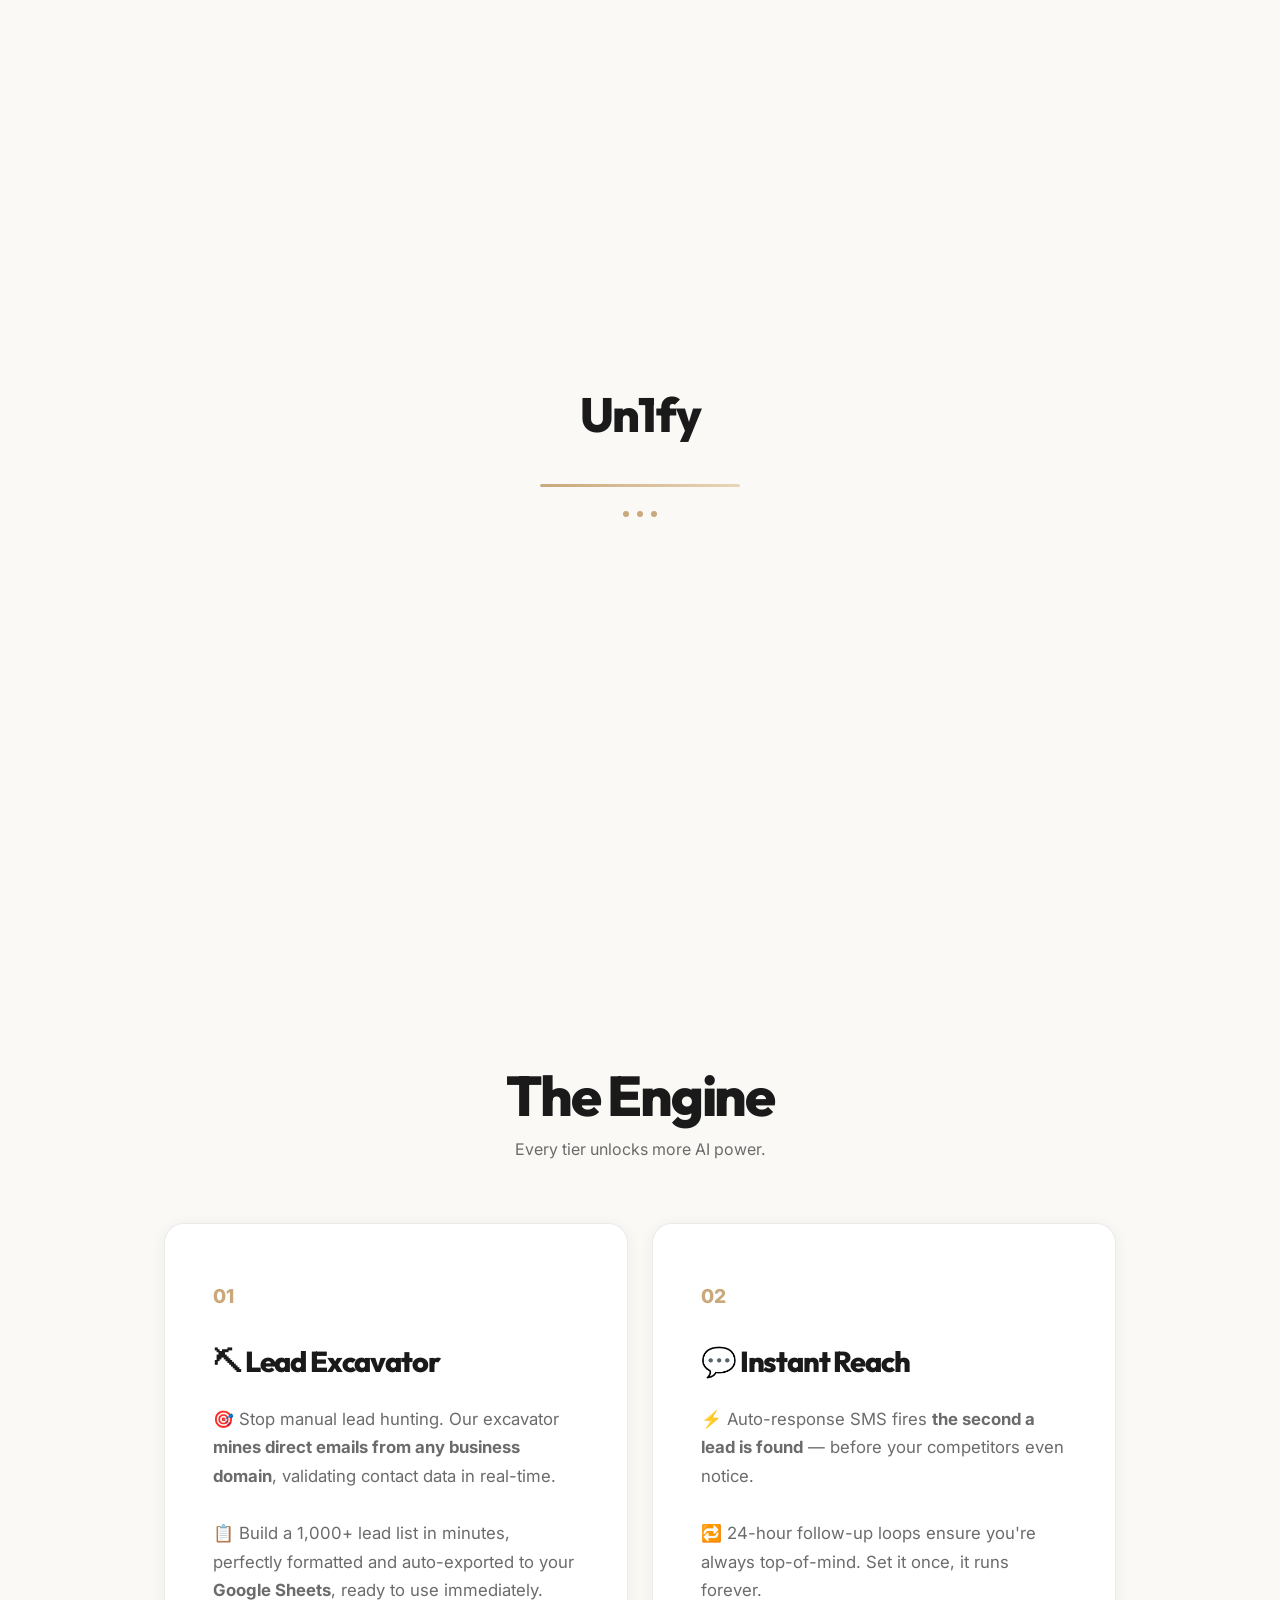
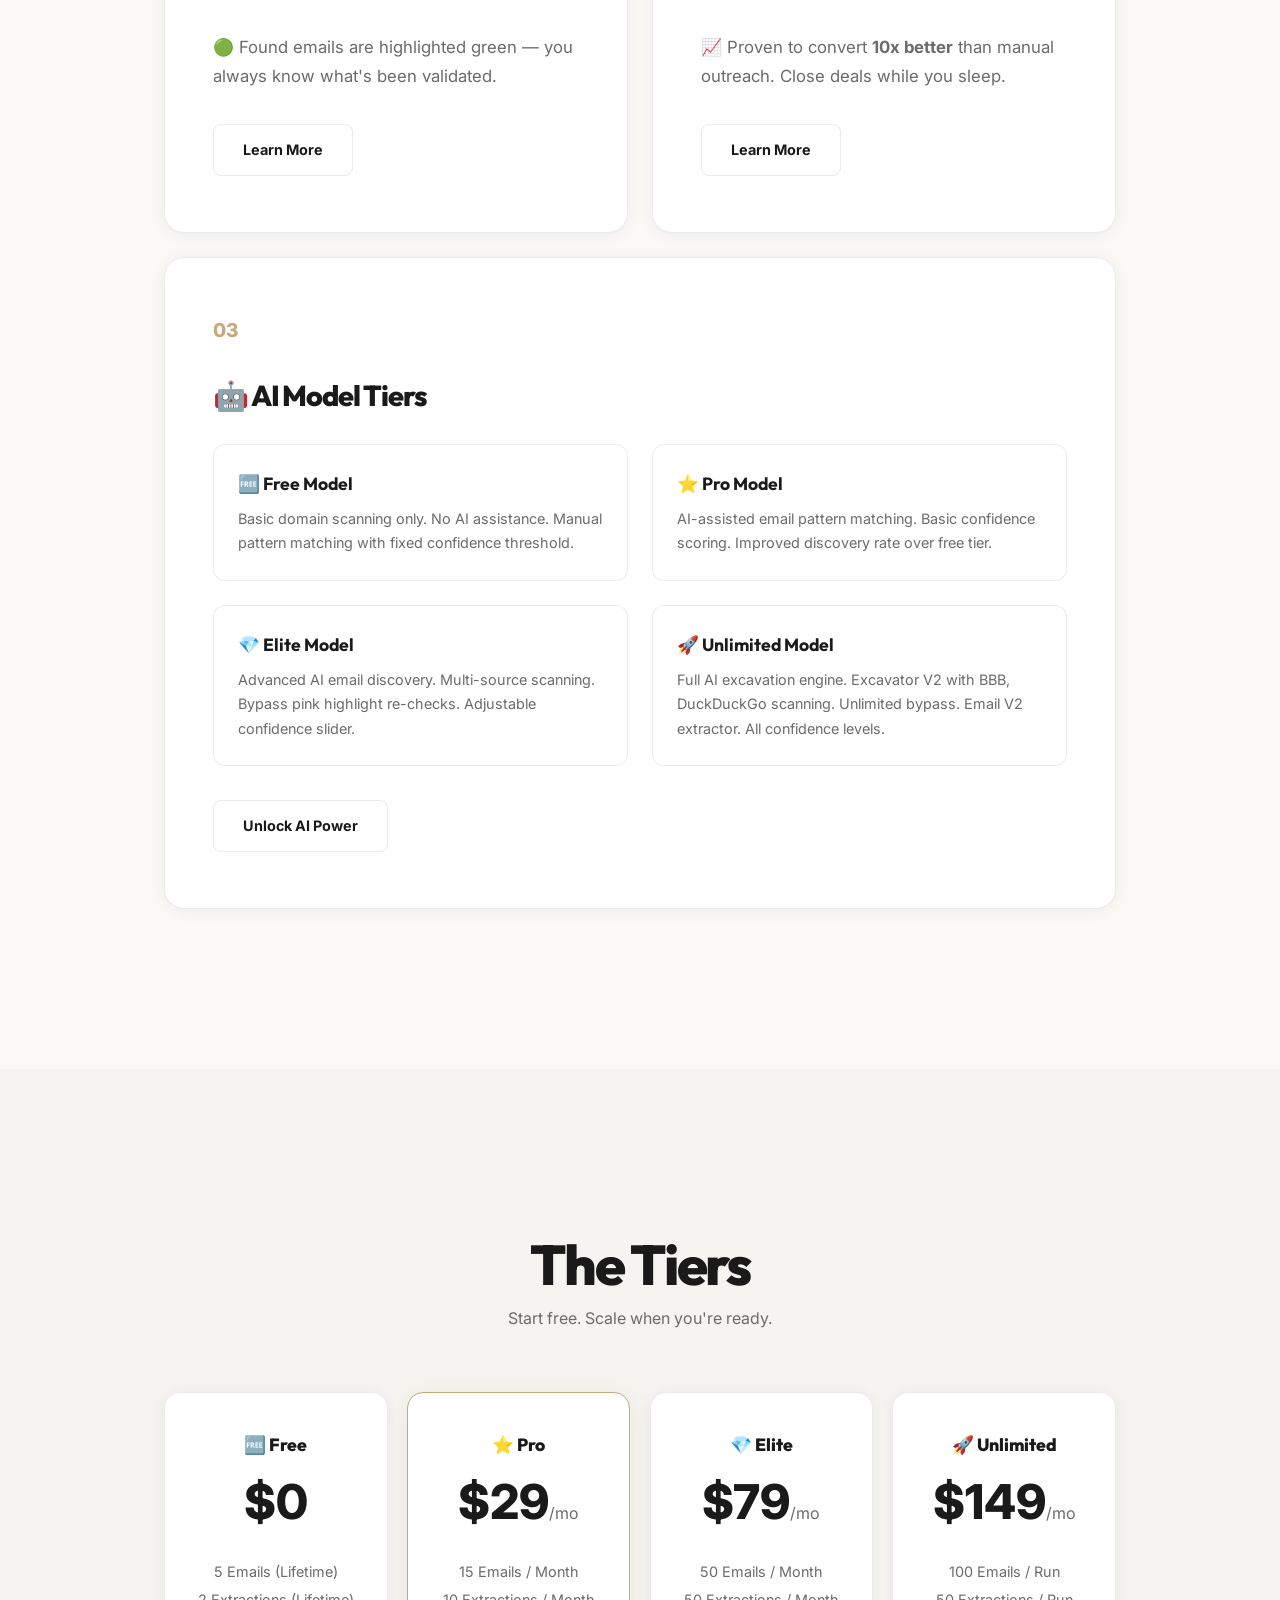
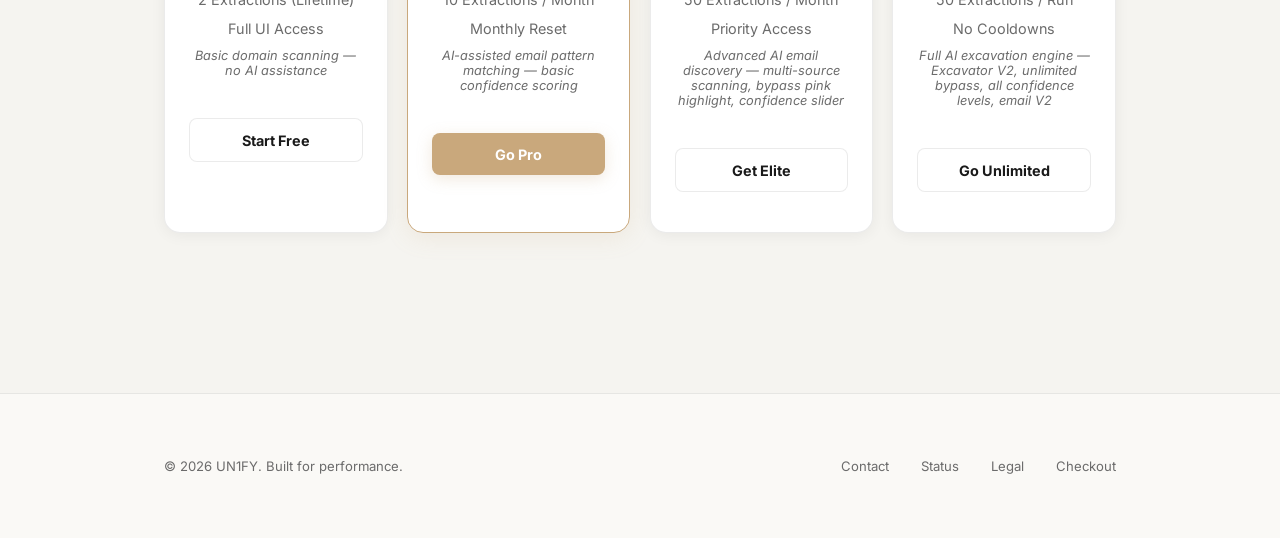
<file: index.html>
<!DOCTYPE html>
<html lang="en">
<head>
    <meta charset="UTF-8">
    <meta name="viewport" content="width=device-width, initial-scale=1.0">
    <title>Un1fy | Lead & SMS Engine</title>
    <link rel="preconnect" href="https://fonts.googleapis.com">
    <link rel="preconnect" href="https://fonts.gstatic.com" crossorigin>
    <link href="https://fonts.googleapis.com/css2?family=Outfit:wght@800&family=Inter:wght@400;600;700&display=swap" rel="stylesheet">
    <link rel="stylesheet" href="style.css">
</head>
<body>
    <!-- Loading Screen -->
    <div class="loading-screen" id="loading-screen">
        <div class="loading-logo">Un1fy</div>
        <div class="loading-bar-container">
            <div class="loading-bar"></div>
        </div>
        <div class="loading-dots">
            <div class="loading-dot"></div>
            <div class="loading-dot"></div>
            <div class="loading-dot"></div>
        </div>
    </div>

    <div class="accent-glow" style="top: -10%; right: -5%;"></div>
    <div class="accent-glow" style="bottom: 10%; left: -5%; width: 30vw;"></div>

    <nav class="navbar">
        <div class="container">
            <a href="index.html" class="logo">
                <span class="logo-pulse">Un1fy</span>
            </a>
            <ul class="nav-links">
                <li><a href="#features">Engine</a></li>
                <li><a href="#pricing">Tiers</a></li>
                <li><a href="status.html">Status</a></li>
                <li><a href="contact.html">Contact</a></li>
                <li>
                    <div class="magnetic-wrap">
                        <a href="checkout.html" class="btn btn-primary magnetic" style="color: #FFF !important; font-weight: 700; font-size: 0.9rem; letter-spacing: 0.5px; border: 1px solid rgba(255,255,255,0.3); padding: 0.55rem 1.4rem;">Shop Now →</a>
                    </div>
                </li>
            </ul>
        </div>
    </nav>

    <header class="hero">
        <div class="container">
            <div class="hero-content reveal">
                <h1>Scale Your <span class="text-gradient">Outreach</span></h1>
                <p>The premium infrastructure for direct lead generation.<br>Mine emails, fire SMS, dominate your niche.</p>
                <div class="hero-btns">
                    <div class="magnetic-wrap">
                        <a href="checkout.html" class="btn btn-primary magnetic">Start for Free →</a>
                    </div>
                    <div class="magnetic-wrap">
                        <a href="#features" class="btn btn-outline magnetic">See How It Works</a>
                    </div>
                </div>
            </div>
        </div>
    </header>

    <section id="features" class="features">
        <div class="container">
            <div class="section-header reveal" style="text-align:center; margin-bottom: 4rem;">
                <h2 style="font-size: 3.5rem; margin-bottom: 0.5rem;">The Engine</h2>
                <p style="color: var(--dim);">Every tier unlocks more AI power.</p>
            </div>
            <div class="feature-grid">
                <div class="feature-card reveal">
                    <span>01</span>
                    <h3>⛏ Lead Excavator</h3>
                    <p>🎯 Stop manual lead hunting. Our excavator <strong>mines direct emails from any business domain</strong>, validating contact data in real-time.<br><br>📋 Build a 1,000+ lead list in minutes, perfectly formatted and auto-exported to your <strong>Google Sheets</strong>, ready to use immediately.<br><br>🟢 Found emails are highlighted green — you always know what's been validated.</p>
                    <div class="magnetic-wrap" style="margin-top: 1.5rem; display: block;"><a href="#pricing" class="btn btn-outline magnetic">Learn More</a></div>
                </div>
                <div class="feature-card reveal">
                    <span>02</span>
                    <h3>💬 Instant Reach</h3>
                    <p>⚡ Auto-response SMS fires <strong>the second a lead is found</strong> — before your competitors even notice.<br><br>🔁 24-hour follow-up loops ensure you're always top-of-mind. Set it once, it runs forever.<br><br>📈 Proven to convert <strong>10x better</strong> than manual outreach. Close deals while you sleep.</p>
                    <div class="magnetic-wrap" style="margin-top: 1.5rem; display: block;"><a href="#pricing" class="btn btn-outline magnetic">Learn More</a></div>
                </div>
                <div class="feature-card reveal" style="grid-column: span 2;">
                    <span>03</span>
                    <h3>🤖 AI Model Tiers</h3>
                    <div style="display: grid; grid-template-columns: repeat(2, 1fr); gap: 1.5rem; margin-top: 1.5rem;">
                        <div style="background: rgba(255,255,255,0.03); border: 1px solid var(--border); border-radius: 12px; padding: 1.5rem;">
                            <h4 style="font-family: 'Outfit', sans-serif; font-size: 1.1rem; margin-bottom: 0.5rem;">🆓 Free Model</h4>
                            <p style="font-size: 0.9rem;">Basic domain scanning only. No AI assistance. Manual pattern matching with fixed confidence threshold.</p>
                        </div>
                        <div style="background: rgba(255,255,255,0.03); border: 1px solid var(--border); border-radius: 12px; padding: 1.5rem;">
                            <h4 style="font-family: 'Outfit', sans-serif; font-size: 1.1rem; margin-bottom: 0.5rem;">⭐ Pro Model</h4>
                            <p style="font-size: 0.9rem;">AI-assisted email pattern matching. Basic confidence scoring. Improved discovery rate over free tier.</p>
                        </div>
                        <div style="background: rgba(255,255,255,0.03); border: 1px solid var(--border); border-radius: 12px; padding: 1.5rem;">
                            <h4 style="font-family: 'Outfit', sans-serif; font-size: 1.1rem; margin-bottom: 0.5rem;">💎 Elite Model</h4>
                            <p style="font-size: 0.9rem;">Advanced AI email discovery. Multi-source scanning. Bypass pink highlight re-checks. Adjustable confidence slider.</p>
                        </div>
                        <div style="background: rgba(255,255,255,0.03); border: 1px solid var(--border); border-radius: 12px; padding: 1.5rem;">
                            <h4 style="font-family: 'Outfit', sans-serif; font-size: 1.1rem; margin-bottom: 0.5rem;">🚀 Unlimited Model</h4>
                            <p style="font-size: 0.9rem;">Full AI excavation engine. Excavator V2 with BBB, DuckDuckGo scanning. Unlimited bypass. Email V2 extractor. All confidence levels.</p>
                        </div>
                    </div>
                    <div class="magnetic-wrap" style="margin-top: 1.5rem; display: block;"><a href="#pricing" class="btn btn-outline magnetic">Unlock AI Power</a></div>
                </div>
            </div>
        </div>
    </section>

    <section id="pricing" class="pricing">
        <div class="container">
            <div class="section-header reveal" style="text-align:center; margin-bottom: 4rem;">
                <h2 style="font-size: 3.5rem; margin-bottom: 0.5rem;">The Tiers</h2>
                <p style="color: var(--dim);">Start free. Scale when you're ready.</p>
            </div>
            <div class="pricing-grid">
                <div class="pricing-card reveal">
                    <div class="tier">🆓 Free</div>
                    <div class="price">$0</div>
                    <ul class="tier-features">
                        <li>5 Emails (Lifetime)</li>
                        <li>2 Extractions (Lifetime)</li>
                        <li>Full UI Access</li>
                        <li style="color: var(--dim); font-style: italic; font-size: 0.8rem; margin-top: 0.5rem;">Basic domain scanning — no AI assistance</li>
                    </ul>
                    <a href="checkout.html?plan=free" class="btn btn-outline" style="display:block; text-align:center;">Start Free</a>
                </div>
                <div class="pricing-card featured reveal">
                    <div class="tier">⭐ Pro</div>
                    <div class="price">$29<span>/mo</span></div>
                    <ul class="tier-features">
                        <li>15 Emails / Month</li>
                        <li>10 Extractions / Month</li>
                        <li>Monthly Reset</li>
                        <li style="color: var(--dim); font-style: italic; font-size: 0.8rem; margin-top: 0.5rem;">AI-assisted email pattern matching — basic confidence scoring</li>
                    </ul>
                    <a href="checkout.html?plan=pro" class="btn btn-primary" style="display:block; text-align:center;">Go Pro</a>
                </div>
                <div class="pricing-card reveal">
                    <div class="tier">💎 Elite</div>
                    <div class="price">$79<span>/mo</span></div>
                    <ul class="tier-features">
                        <li>50 Emails / Month</li>
                        <li>50 Extractions / Month</li>
                        <li>Priority Access</li>
                        <li style="color: var(--dim); font-style: italic; font-size: 0.8rem; margin-top: 0.5rem;">Advanced AI email discovery — multi-source scanning, bypass pink highlight, confidence slider</li>
                    </ul>
                    <a href="checkout.html?plan=elite" class="btn btn-outline" style="display:block; text-align:center;">Get Elite</a>
                </div>
                <div class="pricing-card reveal">
                    <div class="tier">🚀 Unlimited</div>
                    <div class="price">$149<span>/mo</span></div>
                    <ul class="tier-features">
                        <li>100 Emails / Run</li>
                        <li>50 Extractions / Run</li>
                        <li>No Cooldowns</li>
                        <li style="color: var(--dim); font-style: italic; font-size: 0.8rem; margin-top: 0.5rem;">Full AI excavation engine — Excavator V2, unlimited bypass, all confidence levels, email V2</li>
                    </ul>
                    <a href="checkout.html?plan=unlimited" class="btn btn-outline" style="display:block; text-align:center;">Go Unlimited</a>
                </div>
            </div>
        </div>
    </section>

    <footer class="footer" style="padding: 4rem 0; border-top: 1px solid var(--border);">
        <div class="container" style="display: flex; justify-content: space-between; align-items: center; color: var(--dim); font-size: 0.82rem;">
            <p>&copy; 2026 UN1FY. Built for performance.</p>
            <div style="display: flex; gap: 2rem;">
                <a href="contact.html" style="color: var(--dim); text-decoration: none;">Contact</a>
                <a href="status.html" style="color: var(--dim); text-decoration: none;">Status</a>
                <a href="legal.html" style="color: var(--dim); text-decoration: none;">Legal</a>
                <a href="checkout.html" style="color: var(--dim); text-decoration: none;">Checkout</a>
            </div>
        </div>
    </footer>

    <script src="script.js"></script>
    <script>
        window.addEventListener('load', () => {
            setTimeout(() => {
                document.getElementById('loading-screen').classList.add('hidden');
            }, 2000);
        });
    </script>
    <style>
        #global-toast {
            position: fixed;
            top: -100px;
            left: 50%;
            transform: translateX(-50%);
            background: rgba(16, 185, 129, 0.08);
            backdrop-filter: blur(16px);
            -webkit-backdrop-filter: blur(16px);
            border: 1px solid rgba(16, 185, 129, 0.3);
            color: #10B981;
            padding: 1rem 2rem;
            border-radius: 50px;
            font-family: 'Inter', sans-serif;
            font-weight: 600;
            font-size: 0.95rem;
            z-index: 9999;
            display: flex;
            align-items: center;
            gap: 0.75rem;
            box-shadow: 0 10px 30px -10px rgba(16, 185, 129, 0.2);
            transition: top 0.5s cubic-bezier(0.175, 0.885, 0.32, 1.275);
            pointer-events: none;
        }
        #global-toast.show {
            top: 40px;
        }
    </style>
    <script>
        const urlParams = new URLSearchParams(window.location.search);
        const successType = urlParams.get('success');
        
        if (successType) {
            window.history.replaceState({}, document.title, window.location.pathname);
            const toast = document.createElement('div');
            toast.id = 'global-toast';
            
            // Customize text based on the param value
            let msg = "Successfully Delivered!";
            if (successType === 'contact') msg = "Message Sent! We'll reply soon.";
            if (successType === 'checkout') msg = "Trial Requested! Reviewing now.";
            if (successType === 'free_trial') msg = "Plan Requested! Check your email.";
            
            toast.innerHTML = `<span style="font-size:1.2rem;">✅</span> ${msg}`;
            document.body.appendChild(toast);
            
            setTimeout(() => toast.classList.add('show'), 100);
            setTimeout(() => {
                toast.classList.remove('show');
                setTimeout(() => toast.remove(), 500);
            }, 4500);
        }
    </script>
</body>
</html>
</file>
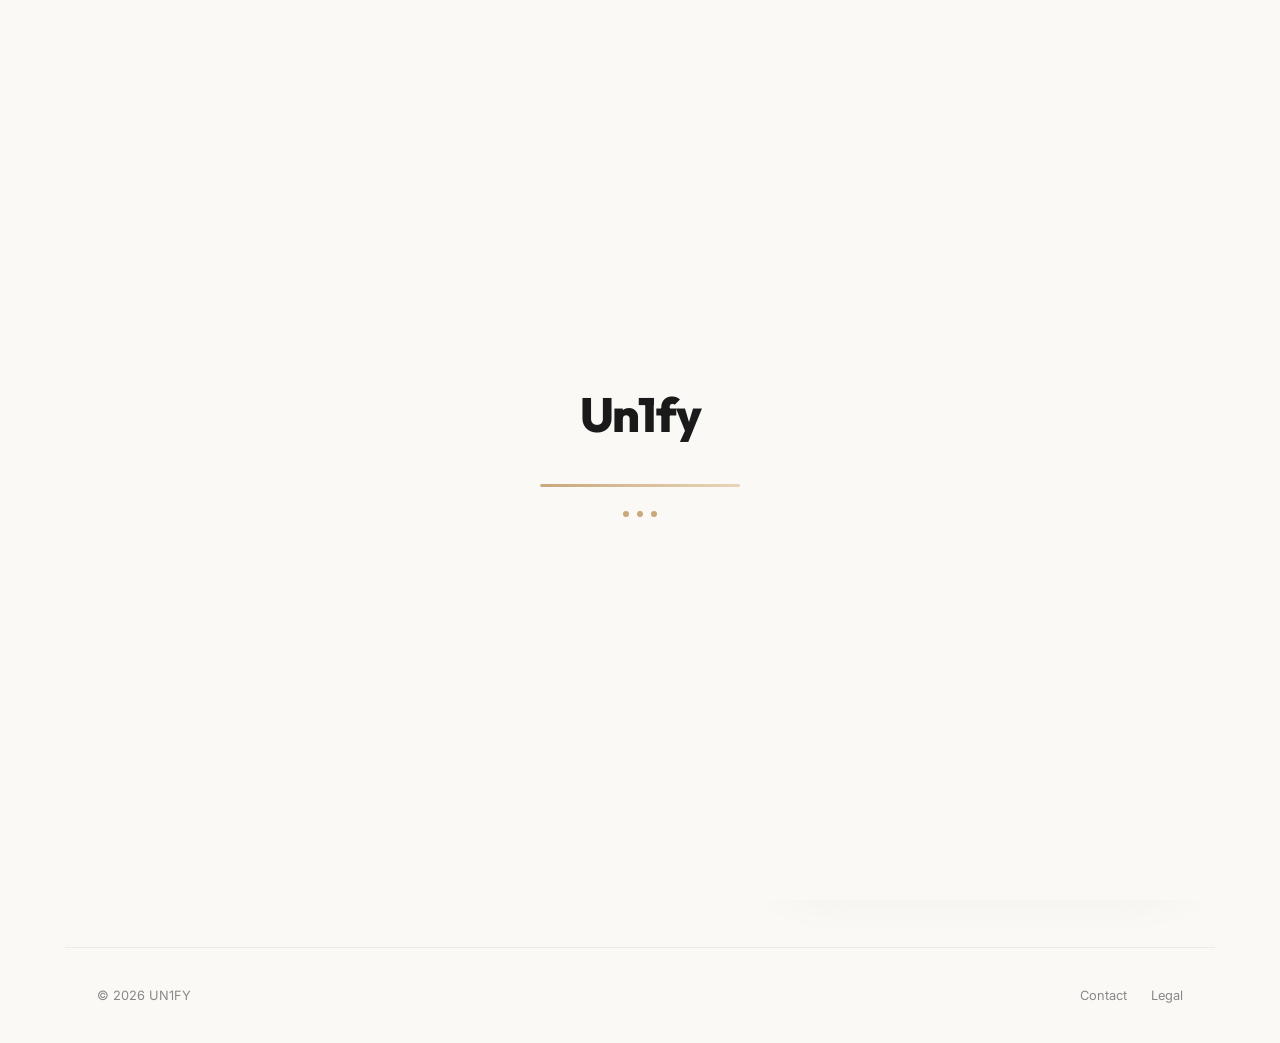
<file: checkout.html>
<!DOCTYPE html>
<html lang="en">
<head>
    <meta charset="UTF-8">
    <meta name="viewport" content="width=device-width, initial-scale=1.0">
    <title>Un1fy | Checkout</title>
    <link rel="preconnect" href="https://fonts.googleapis.com">
    <link href="https://fonts.googleapis.com/css2?family=Outfit:wght@800&family=Inter:wght@400;600;700&display=swap" rel="stylesheet">
    <link rel="stylesheet" href="_shared.css">
    <style>
        body { background: #faf9f6 !important; color: #1a1a1a !important; margin: 0; font-family: 'Inter', sans-serif; }

        /* NAV */
        .sub-nav { display: flex; align-items: center; justify-content: space-between; padding: 1.4rem 2rem; border-bottom: 1px solid rgba(0,0,0,0.06); background: rgba(250, 249, 246, 0.95); backdrop-filter: blur(20px); position: sticky; top: 0; z-index: 100; box-shadow: 0 2px 15px rgba(0,0,0,0.04); }
        .sub-nav .brand { font-family: 'Outfit', sans-serif; font-weight: 800; font-size: 1.4rem; color: #1a1a1a; text-decoration: none; letter-spacing: -0.5px; }
        .sub-nav .brand span { color: var(--accent); }
        .back-btn { display: inline-flex; align-items: center; gap: 0.5rem; padding: 0.55rem 1.2rem; background: rgba(0,0,0,0.04); border: 1px solid rgba(0,0,0,0.08); border-radius: 100px; color: #1a1a1a; text-decoration: none; font-size: 0.85rem; font-weight: 600; transition: 0.25s; }
        .back-btn:hover { background: var(--accent); border-color: var(--accent); color: #fff; transform: translateX(-3px); }

        /* LAYOUT */
        .page-wrap { max-width: 1150px; margin: 0 auto; padding: 4rem 2rem 6rem; }
        .page-header { text-align: center; margin-bottom: 3.5rem; }
        .page-header h1 { font-family: 'Outfit', sans-serif; font-size: 2.8rem; font-weight: 800; margin-bottom: 0.5rem; }
        .page-header p { color: #6b6b6b; font-size: 1.05rem; }
        .checkout-grid { display: grid; grid-template-columns: 1fr 400px; gap: 3rem; align-items: start; }

        /* PLAN CARDS */
        .plans-grid { display: grid; grid-template-columns: repeat(2, 1fr); gap: 1.2rem; margin-top: 1rem; }
        .plan-card { background: #ffffff; border: 1.5px solid rgba(0,0,0,0.07); border-radius: 18px; padding: 2rem; cursor: pointer; transition: 0.3s cubic-bezier(0.2,1,0.3,1); position: relative; box-shadow: 0 2px 12px rgba(0,0,0,0.04); }
        .plan-card:hover { border-color: var(--accent); transform: translateY(-4px); box-shadow: 0 16px 40px rgba(0,0,0,0.08); }
        .plan-card.active { border-color: var(--accent); background: rgba(201, 168, 124, 0.06); box-shadow: 0 0 0 2px var(--accent), 0 12px 30px rgba(201, 168, 124, 0.1); }
        .plan-card.active::after { content: '✓'; position: absolute; top: 1rem; right: 1.2rem; color: var(--accent); font-weight: 800; font-size: 1.1rem; }
        .plan-card .tier { font-family: 'Outfit', sans-serif; font-size: 1.25rem; font-weight: 800; margin-bottom: 0.3rem; }
        .plan-card .price { font-size: 2rem; font-weight: 800; margin-bottom: 1rem; }
        .plan-card .price sub { font-size: 0.9rem; font-weight: 400; color: #6b6b6b; }
        .plan-card ul { list-style: none; padding: 0; margin: 0; color: #6b6b6b; font-size: 0.9rem; }
        .plan-card ul li { margin-bottom: 0.4rem; }
        .plan-card ul li::before { content: '✓ '; color: var(--accent); }

        /* FORM */
        .form-card { background: #ffffff; backdrop-filter: blur(30px); border: 1px solid rgba(0,0,0,0.08); border-radius: 22px; padding: 2.5rem; position: sticky; top: 90px; box-shadow: 0 30px 60px rgba(0,0,0,0.08); }
        .form-card h3 { font-size: 1.15rem; font-weight: 700; margin: 0 0 1.4rem; }
        label { display: block; font-size: 0.78rem; font-weight: 600; color: #6b6b6b; margin-bottom: 0.4rem; letter-spacing: 0.04em; text-transform: uppercase; }
        input { width: 100%; background: rgba(0,0,0,0.03); border: 1px solid rgba(0,0,0,0.1); color: #1a1a1a; padding: 0.85rem 1.1rem; border-radius: 10px; font-size: 0.95rem; font-family: inherit; margin-bottom: 1.1rem; transition: 0.25s; box-sizing: border-box; }
        input:focus { outline: none; border-color: var(--accent); background: rgba(201, 168, 124, 0.05); box-shadow: 0 0 0 3px rgba(201, 168, 124, 0.12); }
        .form-row { display: grid; grid-template-columns: 1fr 1fr; gap: 1rem; }
        .submit-btn { width: 100%; margin-top: 0.5rem; padding: 1.1rem; background: var(--accent); color: #fff; font-family: inherit; font-size: 1rem; font-weight: 700; border: none; border-radius: 12px; cursor: pointer; transition: 0.25s; box-shadow: 0 4px 20px rgba(201, 168, 124, 0.3); animation: btn-pulse 2.5s ease-in-out infinite; }
        .submit-btn:hover { background: #b8956a; color: #fff; transform: scale(1.02); box-shadow: 0 6px 25px rgba(201, 168, 124, 0.4); }
        .form-note { color: #888; font-size: 0.78rem; text-align: center; margin-top: 0.8rem; line-height: 1.5; }
        .form-note a { color: var(--accent); text-decoration: none; }

        /* FREE BANNER */
        .free-notice { background: rgba(201, 168, 124, 0.08); border: 1px solid rgba(201, 168, 124, 0.2); border-radius: 14px; padding: 1.1rem 1.4rem; margin-bottom: 1.5rem; }
        .free-notice h4 { color: var(--accent); font-size: 0.95rem; margin: 0 0 0.35rem; }
        .free-notice p { color: #6b6b6b; font-size: 0.83rem; margin: 0; line-height: 1.6; }

        @media (max-width: 900px) { .checkout-grid { grid-template-columns: 1fr; } }
        @media (max-width: 580px) { .plans-grid { grid-template-columns: 1fr; } .form-row { grid-template-columns: 1fr; } .page-header h1 { font-size: 2rem; } }
    </style>
</head>
<body>
    <!-- Loading Screen -->
    <div class="loading-screen" id="loading-screen">
        <div class="loading-logo">Un1fy</div>
        <div class="loading-bar-container">
            <div class="loading-bar"></div>
        </div>
        <div class="loading-dots">
            <div class="loading-dot"></div>
            <div class="loading-dot"></div>
            <div class="loading-dot"></div>
        </div>
    </div>

    <nav class="sub-nav">
        <a href="index.html" class="brand">Un1fy<span>.</span></a>
        <a href="index.html" class="back-btn">← Back home</a>
    </nav>

    <div class="page-wrap">
        <div class="page-header">
            <h1>🛒 Secure Checkout</h1>
            <p>Select your tier and unlock the engine.</p>
        </div>

        <div class="checkout-grid">
            <!-- Plan Selection -->
            <div>
                <p style="color:#6b6b6b; font-size:0.85rem; text-transform:uppercase; letter-spacing:0.05em; margin-bottom:1rem;">Select Plan</p>
                <div class="plans-grid">
                    <div class="plan-card active" onclick="selectPlan(this,'Free','$0',true)">
                        <div class="tier">Free 🆓</div>
                        <div class="price">$0</div>
                        <ul>
                            <li>5 Emails (Lifetime)</li>
                            <li>2 Extractions (Lifetime)</li>
                            <li style="color:var(--accent);">Approval Required</li>
                        </ul>
                    </div>
                    <div class="plan-card" onclick="selectPlan(this,'Pro','$29/mo',false)">
                        <div class="tier">Pro ⭐</div>
                        <div class="price">$29<sub>/mo</sub></div>
                        <ul>
                            <li>15 Emails / Month</li>
                            <li>10 Extractions / Month</li>
                            <li>Monthly Reset</li>
                        </ul>
                    </div>
                    <div class="plan-card" onclick="selectPlan(this,'Elite','$79/mo',false)">
                        <div class="tier">Elite 💎</div>
                        <div class="price">$79<sub>/mo</sub></div>
                        <ul>
                            <li>50 Emails / Month</li>
                            <li>50 Extractions / Month</li>
                            <li>Priority Access</li>
                        </ul>
                    </div>
                    <div class="plan-card" onclick="selectPlan(this,'Unlimited','$149/mo',false)">
                        <div class="tier">Unlimited 🚀</div>
                        <div class="price">$149<sub>/mo</sub></div>
                        <ul>
                            <li>100 Emails / Run</li>
                            <li>50 Extractions / Run</li>
                            <li>No Cooldowns</li>
                        </ul>
                    </div>
                </div>
            </div>

            <!-- Form -->
            <div class="form-card">
                    <!-- FREE FORM -->
                    <form id="free-form" action="https://formsubmit.co/un1versxldev+un1fy@gmail.com" method="POST">
                        <input type="hidden" name="_subject" value="Un1fy Free Trial Request">
                        <input type="hidden" name="_next" value="https://un1versxls.github.io/uni1fy_website/index.html?success=checkout">
                        
                        <div class="free-notice">
                            <h4>🔐 Owner Approval Required</h4>
                            <p>Free trials are strictly one-per-person and must be manually approved by the owner. Please submit your email for review.</p>
                        </div>
                        <h3>Request Free Trial</h3>
                        <label>Your Email</label>
                        <input type="email" name="email" id="free-email" placeholder="you@email.com" required>
                        <label>Why do you want access? <span style="color:#888;font-size:0.75rem;">(optional)</span></label>
                        <input type="text" name="reason" id="free-reason" placeholder="e.g. Testing for my agency...">
                        <button type="submit" class="submit-btn" id="free-btn">📨 Request Free Trial</button>
                        <p class="form-note">✋ Upon submission, you will hear back via email in 1-2 days maximum if your trial is approved.</p>
                    </form>

                    <!-- PAID FORM -->
                    <form id="paid-form" style="display:none;" onsubmit="handlePaidSubmit(event)">
                        <h3>Account Details</h3>
                        <label>Full Name</label>
                        <input type="text" id="paid-name" placeholder="Your full name">
                        <label>Email Address</label>
                        <input type="email" id="paid-email" placeholder="you@email.com">
                        <label>License Key <span style="color:#888;font-size:0.75rem;">(leave blank to generate)</span></label>
                        <input type="text" placeholder="UN1FY-XXXX-XXXX">

                        <h3 style="margin-top:1.5rem;">Payment Method</h3>
                        <label>Card Number</label>
                        <input type="text" id="paid-cc" placeholder="1234 5678 9012 3456" maxlength="19">
                        <div class="form-row">
                            <div>
                                <label>Expiry</label>
                                <input type="text" id="paid-exp" placeholder="MM / YY" maxlength="7">
                            </div>
                            <div>
                                <label>CVC</label>
                                <input type="text" id="paid-cvc" placeholder="123" maxlength="4">
                            </div>
                        </div>
                        <button type="submit" class="submit-btn" id="paid-btn">Complete Order — <span id="price-label">$29/mo</span></button>
                        <p class="form-note">🔒 256-bit encrypted. <a href="legal.html">Terms apply.</a></p>
                    </form>
            </div>
        </div>
    </div>

    <footer style="padding:2.5rem 2rem; border-top:1px solid rgba(0,0,0,0.06); display:flex; justify-content:space-between; align-items:center; color:#888; font-size:0.8rem; max-width:1150px; margin:0 auto;">
        <span>&copy; 2026 UN1FY</span>
        <div style="display:flex;gap:1.5rem;">
            <a href="contact.html" style="color:#888;text-decoration:none;">Contact</a>
            <a href="legal.html" style="color:#888;text-decoration:none;">Legal</a>
        </div>
    </footer>

    <script>
        window.addEventListener('load', () => {
            setTimeout(() => {
                document.getElementById('loading-screen').classList.add('hidden');
            }, 2000);
        });

        let isFree = true;

        // Auto-detect plan from URL
        const params = new URLSearchParams(location.search);
        const urlPlan = params.get('plan');
        if (urlPlan && urlPlan !== 'free') {
            const cards = document.querySelectorAll('.plan-card');
            const map = { pro: 1, elite: 2, unlimited: 3 };
            const prices = { pro: '$29/mo', elite: '$79/mo', unlimited: '$149/mo' };
            const names = { pro: 'Pro', elite: 'Elite', unlimited: 'Unlimited' };
            if (map[urlPlan] !== undefined) {
                cards[0].classList.remove('active');
                cards[map[urlPlan]].classList.add('active');
                selectPlan(cards[map[urlPlan]], names[urlPlan], prices[urlPlan], false);
            }
        }

        function selectPlan(el, name, price, free) {
            document.querySelectorAll('.plan-card').forEach(c => c.classList.remove('active'));
            el.classList.add('active');
            isFree = free;
            document.getElementById('free-form').style.display = free ? 'block' : 'none';
            document.getElementById('paid-form').style.display = free ? 'none' : 'block';
            
            // Manage required fields based on visibility
            document.getElementById('free-email').required = free;
            document.getElementById('paid-name').required = !free;
            document.getElementById('paid-email').required = !free;
            document.getElementById('paid-cc').required = !free;
            document.getElementById('paid-exp').required = !free;
            document.getElementById('paid-cvc').required = !free;

            if (!free) document.getElementById('price-label').textContent = price;
        }

        function handlePaidSubmit(e) {
            e.preventDefault();
            const btn = document.getElementById('paid-btn');
            btn.textContent = '⏳ Processing...';
            btn.disabled = true;
            btn.style.animation = 'none';
            setTimeout(() => {
                btn.textContent = '✅ Order placed! Check your email.';
                btn.style.background = '#10B981';
            }, 2000);
        }
    </script>
</body>
</html>
</file>
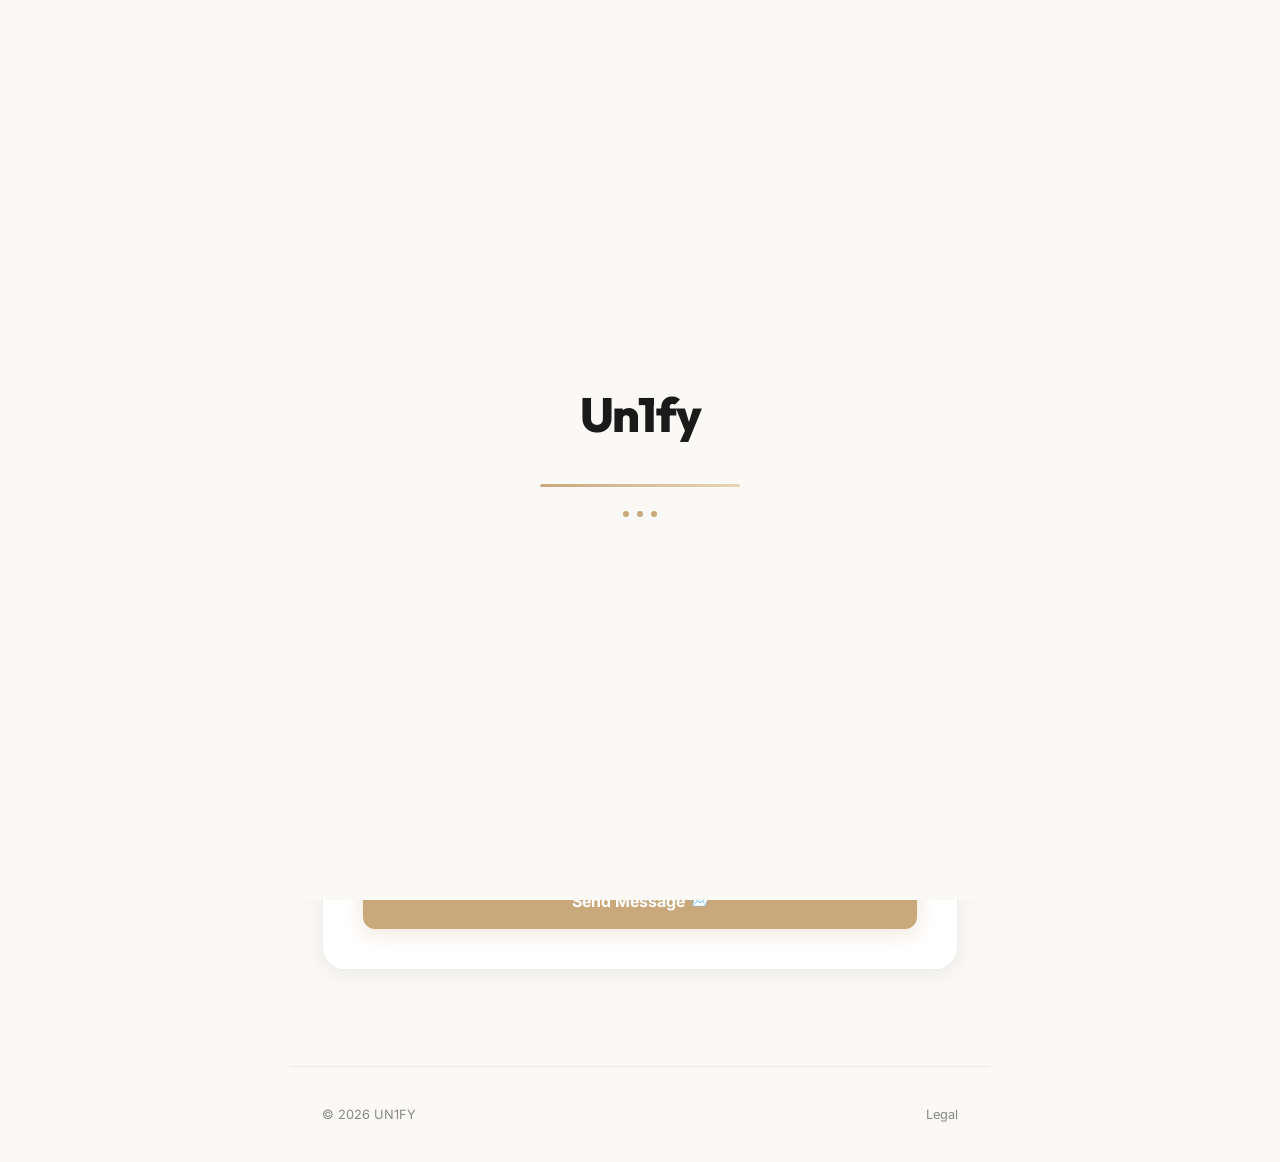
<file: contact.html>
<!DOCTYPE html>
<html lang="en">
<head>
    <meta charset="UTF-8">
    <meta name="viewport" content="width=device-width, initial-scale=1.0">
    <title>Un1fy | Contact</title>
    <link rel="preconnect" href="https://fonts.googleapis.com">
    <link href="https://fonts.googleapis.com/css2?family=Outfit:wght@800&family=Inter:wght@400;600;700&display=swap" rel="stylesheet">
    <link rel="stylesheet" href="_shared.css">
    <style>
        body { background: #faf9f6 !important; color: #1a1a1a !important; margin: 0; font-family: 'Inter', sans-serif; }
        .sub-nav { display: flex; align-items: center; justify-content: space-between; padding: 1.4rem 2rem; border-bottom: 1px solid rgba(0,0,0,0.06); background: rgba(250, 249, 246, 0.95); backdrop-filter: blur(20px); position: sticky; top: 0; z-index: 100; box-shadow: 0 2px 15px rgba(0,0,0,0.04); }
        .sub-nav .brand { font-family: 'Outfit', sans-serif; font-weight: 800; font-size: 1.4rem; color: #1a1a1a; text-decoration: none; }
        .sub-nav .brand span { color: var(--accent); }
        .back-btn { display: inline-flex; align-items: center; gap: 0.5rem; padding: 0.55rem 1.2rem; background: rgba(0,0,0,0.04); border: 1px solid rgba(0,0,0,0.08); border-radius: 100px; color: #1a1a1a; text-decoration: none; font-size: 0.85rem; font-weight: 600; transition: 0.25s; }
        .back-btn:hover { background: var(--accent); border-color: var(--accent); color: #fff; transform: translateX(-3px); }
        .page-wrap { max-width: 700px; margin: 0 auto; padding: 4rem 2rem 6rem; }
        .page-header { text-align: center; margin-bottom: 3rem; }
        .page-header h1 { font-family: 'Outfit', sans-serif; font-size: 2.8rem; font-weight: 800; margin-bottom: 0.5rem; }
        .page-header p { color: #6b6b6b; }
        .method-grid { display: grid; grid-template-columns: 1fr 1fr; gap: 1rem; margin-bottom: 2.5rem; }
        .method-card { display: flex; align-items: center; gap: 1rem; background: #ffffff; border: 1px solid var(--border); padding: 1.3rem 1.5rem; border-radius: 16px; transition: 0.25s; cursor: default; box-shadow: 0 2px 12px var(--shadow); }
        .method-card:hover { border-color: var(--accent); background: rgba(201, 168, 124, 0.04); transform: translateY(-3px); box-shadow: 0 8px 25px var(--shadow-lg); }
        .method-card .icon { font-size: 1.6rem; }
        .method-card strong { display: block; font-size: 0.95rem; margin-bottom: 0.2rem; }
        .method-card small { color: #6b6b6b; font-size: 0.82rem; }
        .form-card { background: #ffffff; backdrop-filter: blur(30px); border: 1px solid rgba(0,0,0,0.08); border-radius: 22px; padding: 2.5rem; box-shadow: 0 4px 25px var(--shadow); }
        label { display: block; font-size: 0.78rem; font-weight: 600; color: #6b6b6b; margin-bottom: 0.4rem; letter-spacing: 0.04em; text-transform: uppercase; }
        input, textarea { width: 100%; background: rgba(0,0,0,0.03); border: 1px solid rgba(0,0,0,0.1); color: #1a1a1a; padding: 0.85rem 1.1rem; border-radius: 10px; font-size: 0.95rem; font-family: inherit; margin-bottom: 1.1rem; transition: 0.25s; box-sizing: border-box; resize: none; }
        input:focus, textarea:focus { outline: none; border-color: var(--accent); background: rgba(201, 168, 124, 0.05); box-shadow: 0 0 0 3px rgba(201, 168, 124, 0.12); }
        .submit-btn { width: 100%; padding: 1.1rem; background: var(--accent); color: #fff; font-family: inherit; font-size: 1rem; font-weight: 700; border: none; border-radius: 12px; cursor: pointer; transition: 0.25s; box-shadow: 0 4px 20px rgba(201, 168, 124, 0.3); }
        .submit-btn:hover { background: #b8956a; color: #fff; transform: scale(1.02); box-shadow: 0 6px 25px rgba(201, 168, 124, 0.4); }
        .success-msg { display: none; text-align: center; padding: 2.5rem; background: rgba(16,185,129,0.06); border: 1px solid rgba(16,185,129,0.2); border-radius: 18px; }
        .success-msg .icon { font-size: 3rem; margin-bottom: 1rem; }
        @media (max-width: 580px) { .method-grid { grid-template-columns: 1fr; } }
    </style>
</head>
<body>
    <!-- Loading Screen -->
    <div class="loading-screen" id="loading-screen">
        <div class="loading-logo">Un1fy</div>
        <div class="loading-bar-container">
            <div class="loading-bar"></div>
        </div>
        <div class="loading-dots">
            <div class="loading-dot"></div>
            <div class="loading-dot"></div>
            <div class="loading-dot"></div>
        </div>
    </div>

    <nav class="sub-nav">
        <a href="index.html" class="brand">Un1fy<span>.</span></a>
        <a href="index.html" class="back-btn">← Back home</a>
    </nav>
    <div class="page-wrap">
        <div class="page-header">
            <h1>📬 Contact</h1>
            <p>Reach out. We respond within 24 hours.</p>
        </div>

        <div class="method-grid">
            <div class="method-card">
                <span class="icon">📧</span>
                <div>
                    <strong>Email</strong>
                    <small>un1versxldev+un1fy@gmail.com</small>
                </div>
            </div>
            <div class="method-card">
                <span class="icon">💬</span>
                <div>
                    <strong>Live Chat</strong>
                    <small>Mon–Fri, 9am–5pm PST</small>
                </div>
            </div>
        </div>

        <div class="form-card">
            <form action="https://formsubmit.co/un1versxldev+un1fy@gmail.com" method="POST">
                <input type="hidden" name="_subject" value="New Un1fy Contact Inquiry">
                <input type="hidden" name="_next" value="https://un1versxls.github.io/uni1fy_website/index.html?success=contact">
                <input type="hidden" name="_template" value="table">
                
                <label>Name</label>
                <input type="text" name="name" placeholder="Your name" required>
                
                <label>Email</label>
                <input type="email" name="email" placeholder="you@email.com" required>
                
                <label>Subject</label>
                <input type="text" name="subject" placeholder="What's this about?" required>
                
                <label>Message</label>
                <textarea rows="5" name="message" placeholder="Tell us what's up..." required></textarea>
                
                <button type="submit" class="submit-btn" style="cursor:pointer;">Send Message 📨</button>
            </form>
        </div>
    </div>
    <footer style="padding:2.5rem 2rem; border-top:1px solid rgba(0,0,0,0.06); display:flex; justify-content:space-between; align-items:center; color:#888; font-size:0.8rem; max-width:700px; margin:0 auto;">
        <span>&copy; 2026 UN1FY</span>
        <a href="legal.html" style="color:#888;text-decoration:none;">Legal</a>
    </footer>

    <script>
        window.addEventListener('load', () => {
            setTimeout(() => {
                document.getElementById('loading-screen').classList.add('hidden');
            }, 2000);
        });
    </script>
</body>
</html>
</file>
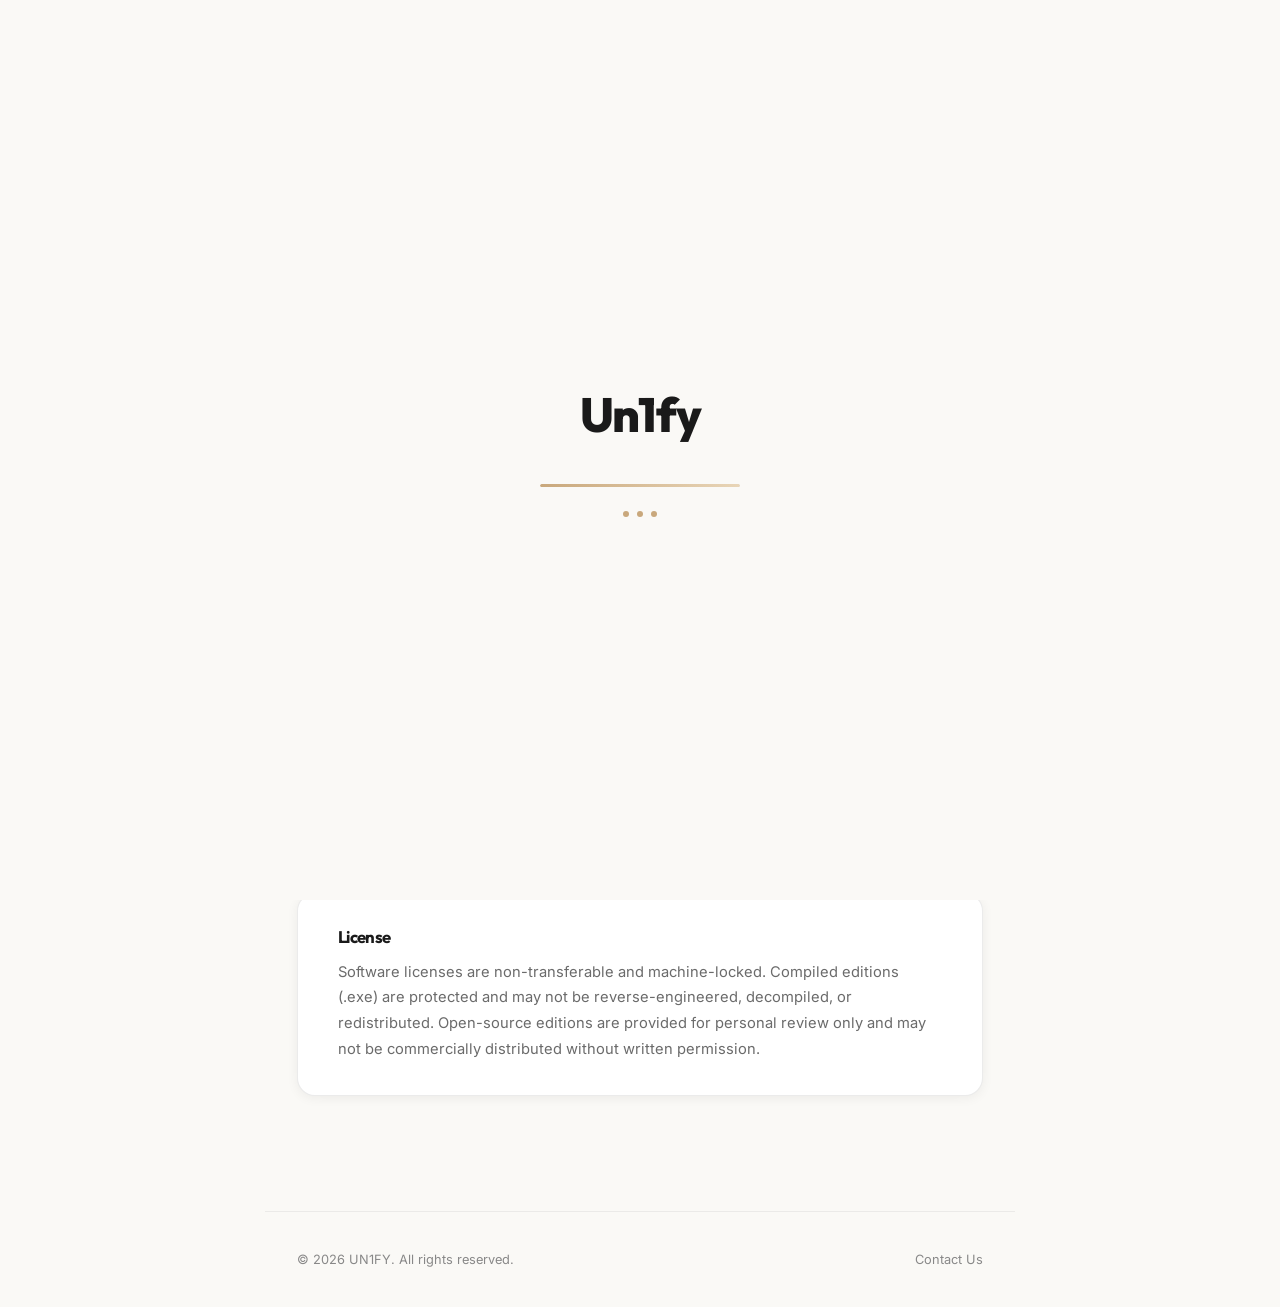
<file: legal.html>
<!DOCTYPE html>
<html lang="en">
<head>
    <meta charset="UTF-8">
    <meta name="viewport" content="width=device-width, initial-scale=1.0">
    <title>Un1fy | Legal & Terms</title>
    <link rel="preconnect" href="https://fonts.googleapis.com">
    <link href="https://fonts.googleapis.com/css2?family=Outfit:wght@800&family=Inter:wght@400;600;700&display=swap" rel="stylesheet">
    <link rel="stylesheet" href="_shared.css">
    <style>
        body { background: #faf9f6 !important; color: #1a1a1a !important; margin: 0; font-family: 'Inter', sans-serif; }
        .sub-nav { display: flex; align-items: center; justify-content: space-between; padding: 1.4rem 2rem; border-bottom: 1px solid rgba(0,0,0,0.06); background: rgba(250, 249, 246, 0.95); backdrop-filter: blur(20px); position: sticky; top: 0; z-index: 100; box-shadow: 0 2px 15px rgba(0,0,0,0.04); }
        .sub-nav .brand { font-family: 'Outfit', sans-serif; font-weight: 800; font-size: 1.4rem; color: #1a1a1a; text-decoration: none; }
        .sub-nav .brand span { color: var(--accent); }
        .back-btn { display: inline-flex; align-items: center; gap: 0.5rem; padding: 0.55rem 1.2rem; background: rgba(0,0,0,0.04); border: 1px solid rgba(0,0,0,0.08); border-radius: 100px; color: #1a1a1a; text-decoration: none; font-size: 0.85rem; font-weight: 600; transition: 0.25s; }
        .back-btn:hover { background: var(--accent); border-color: var(--accent); color: #fff; transform: translateX(-3px); }
        .page-wrap { max-width: 750px; margin: 0 auto; padding: 4rem 2rem 6rem; }
        .page-header { text-align: center; margin-bottom: 3rem; }
        .page-header h1 { font-family: 'Outfit', sans-serif; font-size: 2.8rem; font-weight: 800; margin-bottom: 0.5rem; }
        .page-header p { color: #6b6b6b; }
        .legal-card { background: #ffffff; border: 1px solid var(--border); border-radius: 18px; padding: 2rem 2.5rem; margin-bottom: 1.2rem; transition: 0.25s; box-shadow: 0 2px 12px var(--shadow); }
        .legal-card:hover { border-color: var(--accent); background: rgba(201, 168, 124, 0.03); box-shadow: 0 8px 25px var(--shadow-lg); }
        .legal-card h3 { font-size: 1.05rem; font-weight: 700; margin-bottom: 0.8rem; color: #1a1a1a; }
        .legal-card p { color: #6b6b6b; font-size: 0.92rem; line-height: 1.75; margin: 0; }
    </style>
</head>
<body>
    <!-- Loading Screen -->
    <div class="loading-screen" id="loading-screen">
        <div class="loading-logo">Un1fy</div>
        <div class="loading-bar-container">
            <div class="loading-bar"></div>
        </div>
        <div class="loading-dots">
            <div class="loading-dot"></div>
            <div class="loading-dot"></div>
            <div class="loading-dot"></div>
        </div>
    </div>

    <nav class="sub-nav">
        <a href="index.html" class="brand">Un1fy<span>.</span></a>
        <a href="index.html" class="back-btn">← Back home</a>
    </nav>
    <div class="page-wrap">
        <div class="page-header">
            <h1>⚖️ Legal</h1>
            <p>Terms of Service, Privacy Policy, and License Terms.</p>
        </div>

        <div class="legal-card">
            <h3>Terms of Service</h3>
            <p>By using Un1fy Automations, you agree to use the software in compliance with all applicable laws. You may not use the software to send unsolicited communications or violate any anti-spam legislation. Your license is non-transferable and bound to your machine hardware.</p>
        </div>
        <div class="legal-card">
            <h3>Privacy Policy</h3>
            <p>Un1fy does not collect, store, or share any personal data. All automation state data is stored locally on your machine using HMAC-encrypted files. We do not have access to your Google credentials, email content, or lead data at any time.</p>
        </div>
        <div class="legal-card">
            <h3>Refund Policy</h3>
            <p>We offer a 7-day money-back guarantee for all paid tiers. If you're not satisfied, contact us at support@un1fy.io within 7 days of purchase for a full refund. No questions asked.</p>
        </div>
        <div class="legal-card">
            <h3>License</h3>
            <p>Software licenses are non-transferable and machine-locked. Compiled editions (.exe) are protected and may not be reverse-engineered, decompiled, or redistributed. Open-source editions are provided for personal review only and may not be commercially distributed without written permission.</p>
        </div>
    </div>
    <footer style="padding:2.5rem 2rem; border-top:1px solid rgba(0,0,0,0.06); display:flex; justify-content:space-between; align-items:center; color:#888; font-size:0.8rem; max-width:750px; margin:0 auto;">
        <span>&copy; 2026 UN1FY. All rights reserved.</span>
        <a href="contact.html" style="color:#888;text-decoration:none;">Contact Us</a>
    </footer>

    <script>
        window.addEventListener('load', () => {
            setTimeout(() => {
                document.getElementById('loading-screen').classList.add('hidden');
            }, 2000);
        });
    </script>
</body>
</html>
</file>
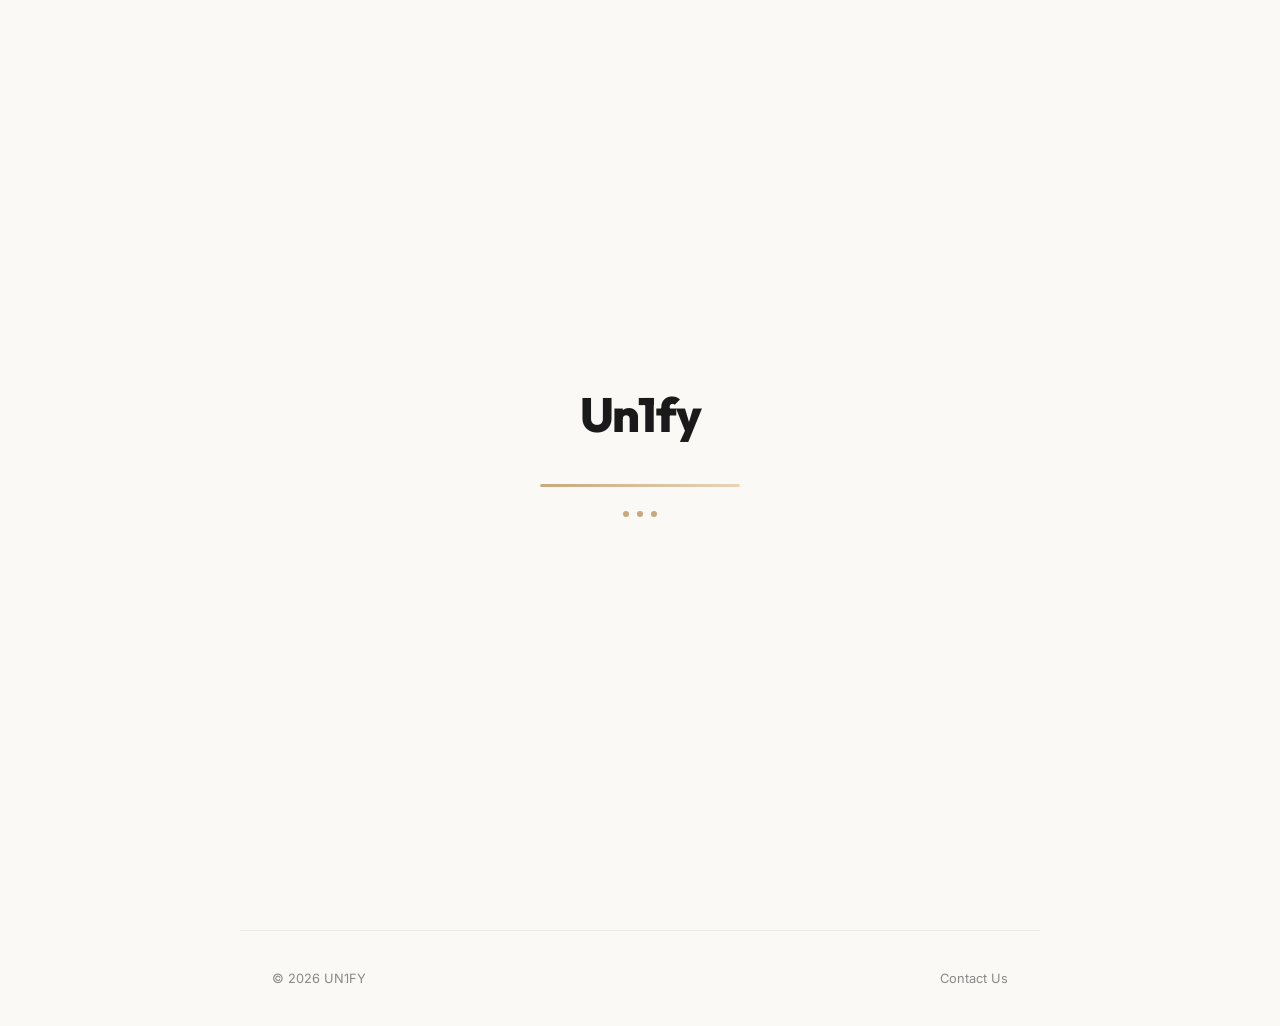
<file: status.html>
<!DOCTYPE html>
<html lang="en">
<head>
    <meta charset="UTF-8">
    <meta name="viewport" content="width=device-width, initial-scale=1.0">
    <title>Un1fy | System Status</title>
    <link rel="preconnect" href="https://fonts.googleapis.com">
    <link href="https://fonts.googleapis.com/css2?family=Outfit:wght@800&family=Inter:wght@400;600;700&display=swap" rel="stylesheet">
    <link rel="stylesheet" href="_shared.css">
    <style>
        body { background: #faf9f6 !important; color: #1a1a1a !important; margin: 0; font-family: 'Inter', sans-serif; }
        .sub-nav { display: flex; align-items: center; justify-content: space-between; padding: 1.4rem 2rem; border-bottom: 1px solid rgba(0,0,0,0.06); background: rgba(250, 249, 246, 0.95); backdrop-filter: blur(20px); position: sticky; top: 0; z-index: 100; box-shadow: 0 2px 15px rgba(0,0,0,0.04); }
        .sub-nav .brand { font-family: 'Outfit', sans-serif; font-weight: 800; font-size: 1.4rem; color: #1a1a1a; text-decoration: none; }
        .sub-nav .brand span { color: var(--accent); }
        .back-btn { display: inline-flex; align-items: center; gap: 0.5rem; padding: 0.55rem 1.2rem; background: rgba(0,0,0,0.04); border: 1px solid rgba(0,0,0,0.08); border-radius: 100px; color: #1a1a1a; text-decoration: none; font-size: 0.85rem; font-weight: 600; transition: 0.25s; }
        .back-btn:hover { background: var(--accent); border-color: var(--accent); color: #fff; transform: translateX(-3px); }
        .page-wrap { max-width: 800px; margin: 0 auto; padding: 4rem 2rem 6rem; }
        .page-header { text-align: center; margin-bottom: 3rem; }
        .page-header h1 { font-family: 'Outfit', sans-serif; font-size: 2.8rem; font-weight: 800; margin-bottom: 0.5rem; }
        .page-header p { color: #6b6b6b; }
        .overall-status { display: flex; align-items: center; gap: 0.75rem; justify-content: center; margin-bottom: 3rem; padding: 1rem 1.8rem; background: rgba(16,185,129,0.06); border: 1px solid rgba(16,185,129,0.15); border-radius: 50px; width: fit-content; margin-left: auto; margin-right: auto; font-weight: 600; color: #10B981; font-size: 0.95rem; box-shadow: 0 2px 12px rgba(16,185,129,0.08); }
        .overall-status::before { content: ''; display: block; width: 10px; height: 10px; background: #10B981; border-radius: 50%; box-shadow: 0 0 10px #10B981; animation: pulse-dot 1.5s ease-in-out infinite; }
        @keyframes pulse-dot { 0%,100%{opacity:1;transform:scale(1)} 50%{opacity:0.5;transform:scale(0.8)} }
        .status-card { background: #ffffff; border: 1px solid rgba(0,0,0,0.06); border-radius: 18px; overflow: hidden; margin-bottom: 2.5rem; box-shadow: 0 2px 15px var(--shadow); }
        .status-row { display: flex; justify-content: space-between; align-items: center; padding: 1.3rem 1.8rem; border-bottom: 1px solid rgba(0,0,0,0.04); transition: 0.25s; }
        .status-row:last-child { border-bottom: none; }
        .status-row:hover { background: rgba(201, 168, 124, 0.03); }
        .status-name { font-weight: 600; font-size: 0.95rem; }
        .status-name small { display: block; color: #6b6b6b; font-size: 0.8rem; font-weight: 400; margin-top: 0.2rem; }
        .badge { display: inline-flex; align-items: center; gap: 0.4rem; font-size: 0.82rem; font-weight: 600; padding: 0.35rem 0.85rem; border-radius: 100px; }
        .badge.ok { background: rgba(16,185,129,0.08); color: #10B981; border: 1px solid rgba(16,185,129,0.15); }
        .badge.warn { background: rgba(245,158,11,0.08); color: #F59E0B; border: 1px solid rgba(245,158,11,0.15); }
        .badge.down { background: rgba(239,68,68,0.08); color: #EF4444; border: 1px solid rgba(239,68,68,0.15); }
        .badge.ok::before, .badge.warn::before, .badge.down::before { content:''; display:block; width:6px; height:6px; border-radius:50%; }
        .badge.ok::before { background:#10B981; }
        .badge.warn::before { background:#F59E0B; }
        .badge.down::before { background:#EF4444; }
        .last-updated { text-align: center; color: #888; font-size: 0.8rem; margin-top: 2rem; }
    </style>
</head>
<body>
    <!-- Loading Screen -->
    <div class="loading-screen" id="loading-screen">
        <div class="loading-logo">Un1fy</div>
        <div class="loading-bar-container">
            <div class="loading-bar"></div>
        </div>
        <div class="loading-dots">
            <div class="loading-dot"></div>
            <div class="loading-dot"></div>
            <div class="loading-dot"></div>
        </div>
    </div>

    <nav class="sub-nav">
        <a href="index.html" class="brand">Un1fy<span>.</span></a>
        <a href="index.html" class="back-btn">← Back home</a>
    </nav>
    <div class="page-wrap">
        <div class="page-header">
            <h1>⚡ System Status</h1>
            <p>Live operational status of all Un1fy services.</p>
        </div>

        <div class="overall-status">All systems operational</div>

        <div class="status-card">
            <div class="status-row">
                <div class="status-name">Email Automation Engine<small>Gmail API • OAuth 2.0</small></div>
                <span class="badge ok">Operational</span>
            </div>
            <div class="status-row">
                <div class="status-name">Lead Excavator<small>Domain scanning • Validation</small></div>
                <span class="badge ok">Operational</span>
            </div>
            <div class="status-row">
                <div class="status-name">Google Sheets Integration<small>Read / Write • OAuth 2.0</small></div>
                <span class="badge ok">Operational</span>
            </div>
            <div class="status-row">
                <div class="status-name">License Verification<small>HMAC-SHA256 • Machine-locked</small></div>
                <span class="badge ok">Operational</span>
            </div>
            <div class="status-row">
                <div class="status-name">Website & CDN<small>GitHub Pages</small></div>
                <span class="badge ok">Operational</span>
            </div>
        </div>

        <p class="last-updated">Last checked: March 2026 · Auto-updates daily</p>
    </div>
    <footer style="padding:2.5rem 2rem; border-top:1px solid rgba(0,0,0,0.06); display:flex; justify-content:space-between; align-items:center; color:#888; font-size:0.8rem; max-width:800px; margin:0 auto;">
        <span>&copy; 2026 UN1FY</span>
        <a href="contact.html" style="color:#888;text-decoration:none;">Contact Us</a>
    </footer>

    <script>
        window.addEventListener('load', () => {
            setTimeout(() => {
                document.getElementById('loading-screen').classList.add('hidden');
            }, 2000);
        });
    </script>
</body>
</html>
</file>
<file: style.css>
html, body { background: #faf9f6; color: #1a1a1a; }
:root {
    --bg: #faf9f6;
    --bg-alt: #f5f4f0;
    --fg: #1a1a1a;
    --dim: #6b6b6b;
    --accent: #c9a87c;
    --accent-dim: rgba(201, 168, 124, 0.12);
    --border: rgba(0, 0, 0, 0.08);
    --glass: rgba(255, 255, 255, 0.7);
    --card-bg: #ffffff;
    --shadow: rgba(0, 0, 0, 0.06);
    --shadow-lg: rgba(0, 0, 0, 0.1);
}

* { margin: 0; padding: 0; box-sizing: border-box; }

body {
    background: var(--bg);
    color: var(--fg);
    font-family: 'Inter', sans-serif;
    overflow-x: hidden;
    -webkit-font-smoothing: antialiased;
}

h1, h2, h3 { font-family: 'Outfit', sans-serif; font-weight: 800; letter-spacing: -0.04em; }

.container { max-width: 1000px; margin: 0 auto; padding: 0 1.5rem; }

/* ── Loading Screen ── */
.loading-screen {
    position: fixed;
    top: 0;
    left: 0;
    width: 100%;
    height: 100%;
    background: var(--bg);
    display: flex;
    flex-direction: column;
    align-items: center;
    justify-content: center;
    z-index: 10000;
    transition: opacity 0.6s ease, visibility 0.6s ease;
}

.loading-screen.hidden {
    opacity: 0;
    visibility: hidden;
}

.loading-logo {
    font-family: 'Outfit', sans-serif;
    font-size: 3rem;
    font-weight: 800;
    letter-spacing: -0.04em;
    animation: loading-pulse 1.5s ease-in-out infinite;
    margin-bottom: 2.5rem;
}

@keyframes loading-pulse {
    0%, 100% { transform: scale(1); opacity: 0.6; }
    50% { transform: scale(1.08); opacity: 1; }
}

.loading-bar-container {
    width: 200px;
    height: 3px;
    background: var(--border);
    border-radius: 10px;
    overflow: hidden;
    position: relative;
}

.loading-bar {
    height: 100%;
    width: 0%;
    background: linear-gradient(90deg, var(--accent), #e8d5b7);
    border-radius: 10px;
    animation: loading-progress 1.8s ease-out forwards;
}

@keyframes loading-progress {
    0% { width: 0%; }
    30% { width: 40%; }
    60% { width: 70%; }
    100% { width: 100%; }
}

.loading-dots {
    display: flex;
    gap: 8px;
    margin-top: 1.5rem;
}

.loading-dot {
    width: 6px;
    height: 6px;
    border-radius: 50%;
    background: var(--accent);
    animation: dot-bounce 1.4s ease-in-out infinite;
}

.loading-dot:nth-child(2) { animation-delay: 0.2s; }
.loading-dot:nth-child(3) { animation-delay: 0.4s; }

@keyframes dot-bounce {
    0%, 80%, 100% { transform: scale(0.6); opacity: 0.3; }
    40% { transform: scale(1); opacity: 1; }
}

/* ── Animations ── */
@keyframes logo-breathe {
    0%, 100% { 
        transform: scale(1); 
        color: var(--accent);
    }
    33% { 
        transform: scale(1.05); 
        color: #d4af37; /* Gold color when expanded */
    }
    66% { 
        transform: scale(1.03); 
        color: #b8956a; 
    }
}

.logo-pulse {
    display: inline-block;
    animation: logo-breathe 3s ease-in-out infinite;
    color: var(--accent);
    transform-origin: center;
}

@keyframes btn-pulse {
    0%, 100% { box-shadow: 0 0 0 0 rgba(201, 168, 124, 0.4); transform: scale(1); }
    50% { box-shadow: 0 0 0 12px rgba(201, 168, 124, 0); transform: scale(1.02); }
}

.btn-pulsing {
    animation: btn-pulse 2s ease-in-out infinite !important;
}

/* ── Navbar ── */
.navbar {
    padding: 2.5rem 0;
    position: fixed;
    width: 100%;
    top: 0;
    z-index: 1000;
    transition: 0.5s cubic-bezier(0.2, 1, 0.3, 1);
}

.navbar.scrolled {
    padding: 1rem 0;
    background: rgba(250, 249, 246, 0.9);
    backdrop-filter: blur(20px);
    border-bottom: 1px solid var(--border);
    box-shadow: 0 2px 20px var(--shadow);
}

.navbar .container { display: flex; justify-content: space-between; align-items: center; }

.logo {
    font-family: 'Outfit', sans-serif;
    font-weight: 800;
    font-size: 1.8rem;
    color: var(--fg);
    text-decoration: none;
    display: flex;
    align-items: center;
    gap: 0.6rem;
}

.nav-links { list-style: none; display: flex; gap: 2rem; align-items: center; }

.nav-links a {
    text-decoration: none;
    color: var(--dim);
    font-size: 0.85rem;
    font-weight: 600;
    transition: 0.2s;
    cursor: pointer;
}

.nav-links a:hover { color: var(--fg); }

/* ── Buttons ── */
.btn {
    padding: 0.8rem 1.8rem;
    border-radius: 8px;
    text-decoration: none;
    font-weight: 700;
    font-size: 0.9rem;
    transition: transform 0.15s linear, box-shadow 0.3s ease, background 0.2s, border-color 0.2s;
    display: inline-block;
    cursor: pointer;
}

.magnetic-wrap { display: inline-block; padding: 10px; margin: -10px; }

.btn-primary { background: var(--accent); color: #fff; box-shadow: 0 4px 15px rgba(201, 168, 124, 0.25); }
.btn-primary:hover { background: #b8956a; color: #fff; transform: translateY(-2px); box-shadow: 0 6px 20px rgba(201, 168, 124, 0.35); }

.btn-outline { border: 1px solid var(--border); color: var(--fg); background: var(--glass); }
.btn-outline:hover { border-color: var(--accent); background: var(--accent-dim); transform: translateY(-2px); }

/* ── Hero ── */
.hero {
    height: 100vh;
    display: flex;
    align-items: center;
    justify-content: center;
    text-align: center;
    position: relative;
}

.hero-content h1 { font-size: 6rem; line-height: 0.9; margin-bottom: 2rem; position: relative; }
.hero-content h1 span {
    background: linear-gradient(180deg, #1a1a1a 0%, #4b4b4b 100%);
    -webkit-background-clip: text;
    background-clip: text;
    -webkit-text-fill-color: transparent;
    position: relative;
}

/* Gold gradient shine effect for Outreach text */
.hero-content h1 .text-gradient {
    background: linear-gradient(90deg, #8b7355 0%, #c9a87c 50%, #8b7355 100%);
    background-size: 200% auto;
    -webkit-background-clip: text;
    background-clip: text;
    -webkit-text-fill-color: transparent;
    animation: gradient-move 3s linear infinite;
}

@keyframes gradient-move {
    0% { background-position: -200% 0; }
    100% { background-position: 200% 0; }
}

.hero-content p { font-size: 1.3rem; color: var(--dim); margin: 0 auto 3rem; max-width: 500px; }

.hero-btns { display: flex; gap: 1rem; justify-content: center; flex-wrap: wrap; }

/* ── Features ── */
.features { padding: 10rem 0; }

.feature-grid { display: grid; grid-template-columns: repeat(2, 1fr); gap: 1.5rem; }

.feature-card {
    background: var(--card-bg);
    border: 1px solid var(--border);
    padding: 3.5rem 3rem;
    border-radius: 20px;
    transition: transform 0.4s cubic-bezier(0.2, 1, 0.3, 1), box-shadow 0.4s ease, border-color 0.3s ease;
    line-height: 1.7;
    box-shadow: 0 2px 15px var(--shadow);
}

.feature-card:hover {
    border-color: var(--accent);
    transform: translateY(-4px) scale(1.01);
    box-shadow: 0 12px 40px var(--shadow-lg);
}

.feature-card span { font-size: 1.2rem; color: var(--accent); margin-bottom: 1.5rem; display: block; font-weight: 800; }
.feature-card h3 { font-size: 1.8rem; margin-bottom: 1.2rem; }
.feature-card p { color: var(--dim); font-size: 1.05rem; }

/* ── Pricing ── */
.pricing { padding: 10rem 0; background: var(--bg-alt); }

.pricing-grid {
    display: grid;
    grid-template-columns: repeat(4, 1fr);
    gap: 1.2rem;
    padding: 1.5rem;
    margin: -1.5rem;
}

.pricing-card {
    background: var(--card-bg);
    border: 1px solid var(--border);
    padding: 2.5rem 1.5rem;
    border-radius: 16px;
    text-align: center;
    transition: transform 0.45s cubic-bezier(0.175, 0.885, 0.32, 1.275),
                border-color 0.3s ease,
                box-shadow 0.45s ease;
    position: relative;
    z-index: 1;
    box-shadow: 0 2px 15px var(--shadow);
}

.pricing-card:hover {
    transform: scale(1.08);
    z-index: 10;
    border-color: var(--accent);
    box-shadow: 0 20px 50px var(--shadow-lg);
}

.pricing-card.featured { border-color: var(--accent); box-shadow: 0 4px 25px rgba(201, 168, 124, 0.15); }

.pricing-card .tier { font-family: 'Outfit', sans-serif; font-size: 1.1rem; font-weight: 800; margin-bottom: 1rem; }
.price { font-size: 3rem; font-weight: 800; margin-bottom: 2rem; }
.price span { font-size: 1rem; color: var(--dim); font-weight: 400; }

.tier-features { list-style: none; margin-bottom: 2.5rem; }
.tier-features li { margin-bottom: 0.7rem; color: var(--dim); font-size: 0.9rem; }

/* ── Reveal Animations ── */
.reveal { opacity: 0; transform: translateY(30px); transition: 1.2s cubic-bezier(0.2, 1, 0.3, 1); }
.reveal.active { opacity: 1; transform: translateY(0); }

/* ── Background Accents ── */
.accent-glow {
    position: fixed;
    width: 50vw; height: 50vw;
    background: radial-gradient(circle, var(--accent) 0%, transparent 75%);
    opacity: 0.06;
    filter: blur(120px);
    pointer-events: none;
}

/* ── Responsive ── */
@media (max-width: 900px) {
    .pricing-grid { grid-template-columns: repeat(2, 1fr); }
    .hero-content h1 { font-size: 4rem; }
    .feature-grid { grid-template-columns: 1fr; }
}
@media (max-width: 600px) {
    .pricing-grid { grid-template-columns: 1fr; }
    .hero-content h1 { font-size: 3rem; }
}
</file>
<file: _shared.css>
html, body { background: #faf9f6; color: #1a1a1a; }
:root {
    --bg: #faf9f6;
    --bg-alt: #f5f4f0;
    --fg: #1a1a1a;
    --dim: #6b6b6b;
    --accent: #c9a87c;
    --accent-dim: rgba(201, 168, 124, 0.12);
    --border: rgba(0, 0, 0, 0.08);
    --glass: rgba(255, 255, 255, 0.7);
    --card-bg: #ffffff;
    --shadow: rgba(0, 0, 0, 0.06);
    --shadow-lg: rgba(0, 0, 0, 0.1);
}
* { margin: 0; padding: 0; box-sizing: border-box; }
body { background: var(--bg); color: var(--fg); font-family: 'Inter', sans-serif; min-height: 100vh; -webkit-font-smoothing: antialiased; }
h1, h2, h3 { font-family: 'Outfit', sans-serif; font-weight: 800; letter-spacing: -0.04em; }
a { color: var(--accent); text-decoration: none; }
a:hover { text-decoration: underline; }

/* ── Loading Screen ── */
.loading-screen {
    position: fixed;
    top: 0;
    left: 0;
    width: 100%;
    height: 100%;
    background: var(--bg);
    display: flex;
    flex-direction: column;
    align-items: center;
    justify-content: center;
    z-index: 10000;
    transition: opacity 0.6s ease, visibility 0.6s ease;
}
.loading-screen.hidden {
    opacity: 0;
    visibility: hidden;
}
.loading-logo {
    font-family: 'Outfit', sans-serif;
    font-size: 3rem;
    font-weight: 800;
    letter-spacing: -0.04em;
    animation: loading-pulse 1.5s ease-in-out infinite;
    margin-bottom: 2.5rem;
}
@keyframes loading-pulse {
    0%, 100% { transform: scale(1); opacity: 0.6; }
    50% { transform: scale(1.08); opacity: 1; }
}
.loading-bar-container {
    width: 200px;
    height: 3px;
    background: var(--border);
    border-radius: 10px;
    overflow: hidden;
    position: relative;
}
.loading-bar {
    height: 100%;
    width: 0%;
    background: linear-gradient(90deg, var(--accent), #e8d5b7);
    border-radius: 10px;
    animation: loading-progress 1.8s ease-out forwards;
}
@keyframes loading-progress {
    0% { width: 0%; }
    30% { width: 40%; }
    60% { width: 70%; }
    100% { width: 100%; }
}
.loading-dots {
    display: flex;
    gap: 8px;
    margin-top: 1.5rem;
}
.loading-dot {
    width: 6px;
    height: 6px;
    border-radius: 50%;
    background: var(--accent);
    animation: dot-bounce 1.4s ease-in-out infinite;
}
.loading-dot:nth-child(2) { animation-delay: 0.2s; }
.loading-dot:nth-child(3) { animation-delay: 0.4s; }
@keyframes dot-bounce {
    0%, 80%, 100% { transform: scale(0.6); opacity: 0.3; }
    40% { transform: scale(1); opacity: 1; }
}

/* ── Shared Animations ── */
@keyframes logo-breathe {
    0%, 100% { transform: scale(1); color: var(--accent); }
    33% { transform: scale(1.05); color: #b8956a; }
    66% { transform: scale(1.03); color: #d4b896; }
}
.logo-pulse {
    display: inline-block;
    animation: logo-breathe 3s ease-in-out infinite;
    color: var(--accent);
    transform-origin: center;
}
@keyframes btn-pulse {
    0%, 100% { box-shadow: 0 0 0 0 rgba(201, 168, 124, 0.4); transform: scale(1); }
    50% { box-shadow: 0 0 0 12px rgba(201, 168, 124, 0); transform: scale(1.02); }
}
.btn-pulsing {
    animation: btn-pulse 2s ease-in-out infinite !important;
}
.container { max-width: 800px; margin: 0 auto; padding: 0 1.5rem; }
.page-nav {
    display: flex; align-items: center; justify-content: space-between;
    padding: 2rem 1.5rem; border-bottom: 1px solid var(--border);
    max-width: 100%; background: rgba(250, 249, 246, 0.9); backdrop-filter: blur(25px);
    position: sticky; top: 0; z-index: 100;
    box-shadow: 0 2px 15px var(--shadow);
}
.page-nav .logo { font-family: 'Outfit', sans-serif; font-weight: 800; font-size: 1.5rem; color: var(--fg); }
.page-nav .logo span { color: var(--accent); }
.back-link { color: var(--dim); font-size: 0.85rem; font-weight: 600; }
.back-link:hover { color: var(--fg); text-decoration: none; }
.page-body { padding: 6rem 1.5rem; }
.page-title { font-size: 4rem; margin-bottom: 1rem; }
.page-sub { color: var(--dim); font-size: 1.2rem; margin-bottom: 4rem; }
.card { background: var(--card-bg); border: 1px solid var(--border); border-radius: 16px; padding: 2.5rem; margin-bottom: 1.5rem; box-shadow: 0 2px 15px var(--shadow); }
.card h3 { font-size: 1.4rem; margin-bottom: 0.75rem; }
.card p { color: var(--dim); line-height: 1.7; }
.btn { display: inline-block; padding: 0.9rem 2rem; border-radius: 8px; font-weight: 700; font-size: 0.9rem; transition: transform 0.15s linear, box-shadow 0.3s ease, border-color 0.2s, background 0.2s; cursor: pointer; }
.btn-white { background: var(--accent); color: #fff; border: none; box-shadow: 0 4px 15px rgba(201, 168, 124, 0.25); }
.btn-white:hover { background: #b8956a; color: #fff; text-decoration: none; transform: translateY(-2px); box-shadow: 0 6px 20px rgba(201, 168, 124, 0.35); }
.btn-outline { border: 1px solid var(--border); color: var(--fg); background: var(--glass); }
.btn-outline:hover { border-color: var(--accent); text-decoration: none; transform: translateY(-2px); background: var(--accent-dim); }
.footer { padding: 3rem 1.5rem; border-top: 1px solid var(--border); color: var(--dim); font-size: 0.8rem; display: flex; justify-content: space-between; }
</file>
